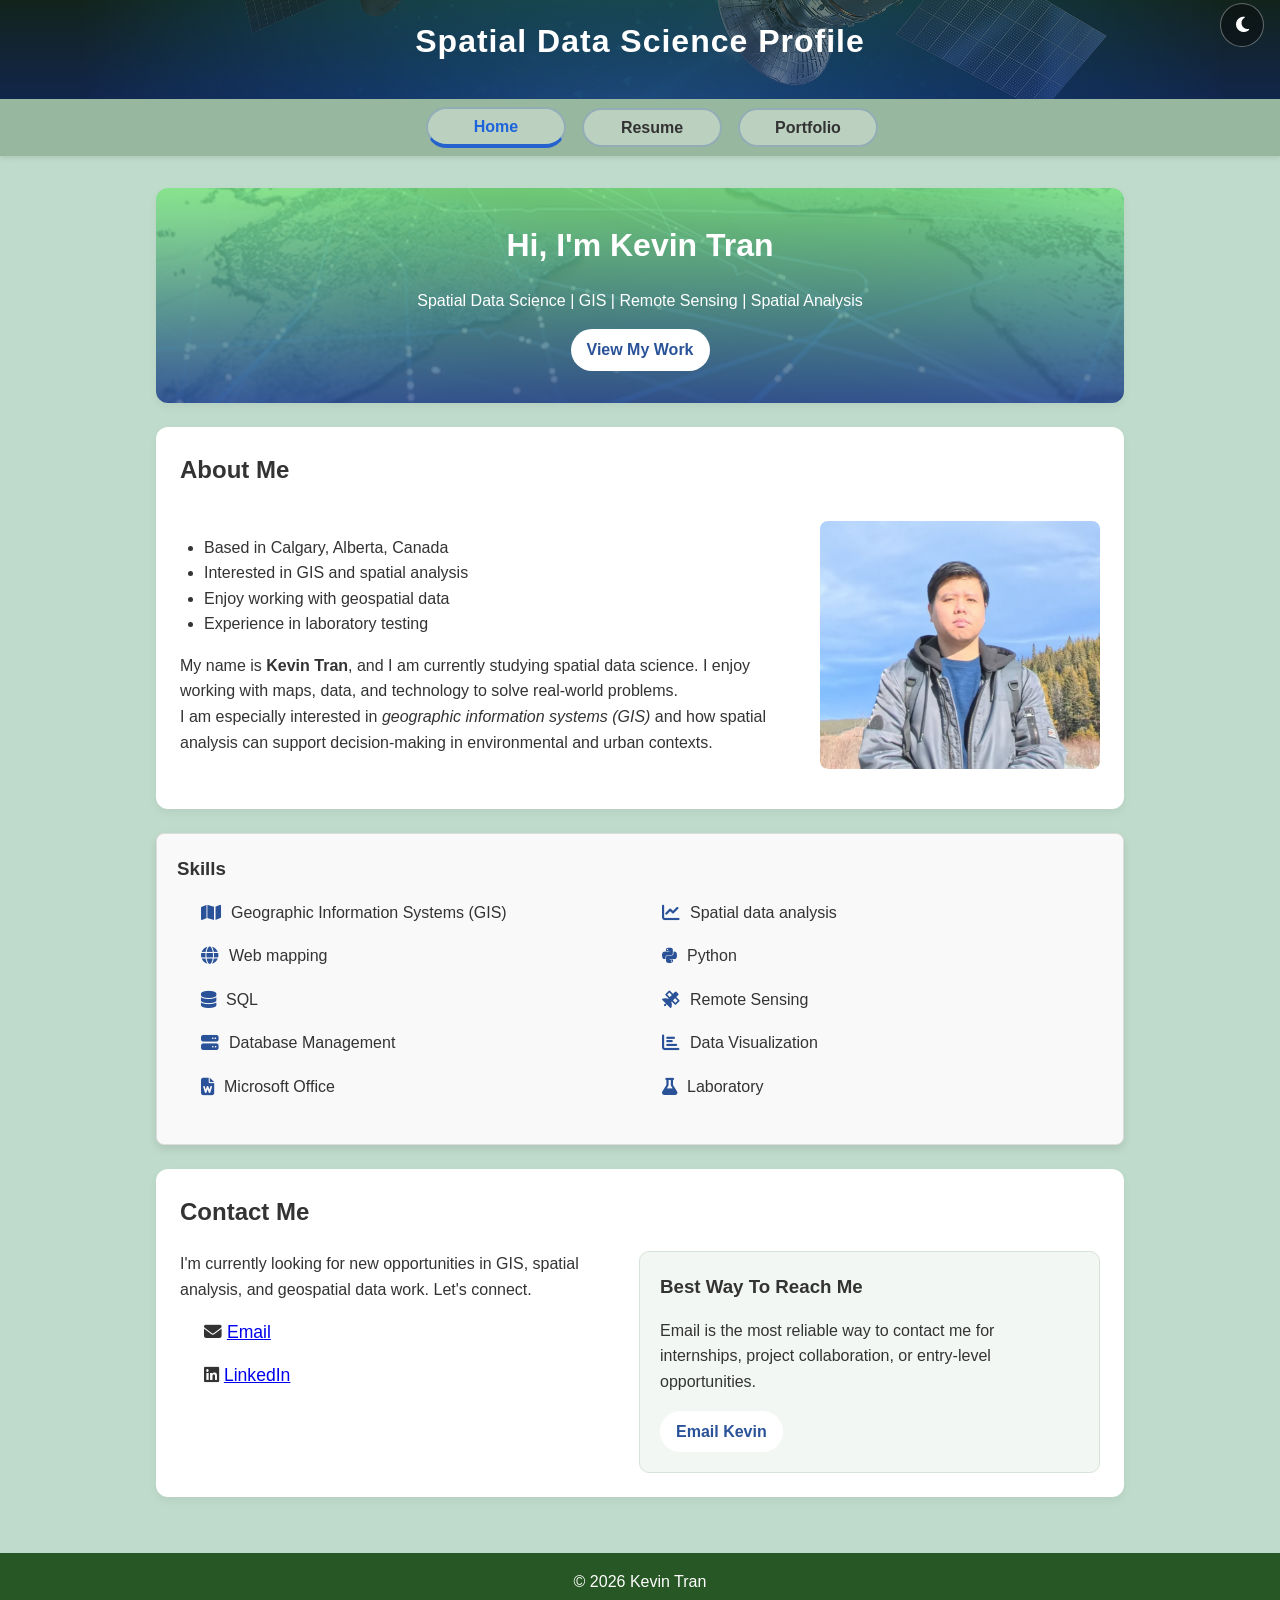
<file: index.html>
<!DOCTYPE html>
<html lang="en">
<head>
    <meta charset="utf-8">
    <meta name="viewport" content="width=device-width, initial-scale=1.0">
    <meta name="description" content="Kevin Tran's personal website featuring his background in spatial data science, GIS, remote sensing, and portfolio projects.">
    <title>Home | Kevin Tran</title>
    <link rel="stylesheet" href="styles.css">
    <link rel="stylesheet" href="https://cdnjs.cloudflare.com/ajax/libs/font-awesome/6.5.0/css/all.min.css">
</head>
<body>
    <header>
        <button id="darkModeToggle" type="button" aria-label="Toggle dark mode">
            <i class="fas fa-moon" aria-hidden="true"></i>
        </button>
        <h1>Spatial Data Science Profile</h1>
    </header>

    <nav>
        <ul>
            <li><a href="index.html">Home</a></li>
            <li><a href="resume.html">Resume</a></li>
            <li><a href="portfolio.html">Portfolio</a></li>
        </ul>
    </nav>

    <main>
        <section class="hero">
            <div class="hero-content">
                <h2>Hi, I'm Kevin Tran</h2>
                <p>Spatial Data Science | GIS | Remote Sensing | Spatial Analysis</p>
                <a href="portfolio.html" class="hero-btn">View My Work</a>
            </div>
        </section>

        <section>
            <h2>About Me</h2>
            <div class="about-container">
                <div class="about-text">
                    <ul id="factsList"></ul>

                    <p>
                        My name is <strong>Kevin Tran</strong>, and I am currently studying spatial data
                        science. I enjoy working with maps, data, and technology to solve real-world problems.
                    </p>

                    <p>
                        I am especially interested in <em>geographic information systems (GIS)</em> and how spatial
                        analysis can support decision-making in environmental and urban contexts.
                    </p>
                </div>
                <img class="profile-image" src="data/fieldtripPic.png" alt="Kevin Tran outdoors during a field trip">
            </div>
        </section>

        <section class="info-box">
            <h3>Skills</h3>
            <ul class="icon-list">
                <li><i class="fas fa-map"></i> Geographic Information Systems (GIS)</li>
                <li><i class="fas fa-chart-line"></i> Spatial data analysis</li>
                <li><i class="fas fa-globe"></i> Web mapping</li>
                <li><i class="fab fa-python"></i> Python</li>
                <li><i class="fas fa-database"></i> SQL</li>
                <li><i class="fas fa-satellite"></i> Remote Sensing</li>
                <li><i class="fas fa-server"></i> Database Management</li>
                <li><i class="fas fa-chart-bar"></i> Data Visualization</li>
                <li><i class="fas fa-file-word"></i> Microsoft Office</li>
                <li><i class="fas fa-flask"></i> Laboratory</li>
            </ul>

        </section>

        <section id="contact">
            <h2>Contact Me</h2>
            <div class="contact-container">
                <div class="contact-info">
                    <p>I'm currently looking for new opportunities in GIS, spatial analysis, and geospatial data work. Let's connect.</p>
                    <ul>
                        <li><i class="fas fa-envelope"></i> <a href="mailto:ktran397@mtroyal.ca">Email</a></li>
                        <li><i class="fab fa-linkedin"></i> <a href="https://www.linkedin.com/in/kevin-tran-4a6a52308" target="_blank" rel="noopener noreferrer">LinkedIn</a></li>
                        
                    </ul>
                </div>

                <div class="contact-card">
                    <h3>Best Way To Reach Me</h3>
                    <p>Email is the most reliable way to contact me for internships, project collaboration, or entry-level opportunities.</p>
                    <a href="mailto:ktran397@mtroyal.ca?subject=Website%20Inquiry" class="hero-btn">Email Kevin</a>
                </div>
            </div>
        </section>
    </main>

    <footer>
        <p>&copy; 2026 Kevin Tran</p>
    </footer>
    <script src="script.js"></script>
</body>
</html>
</file>
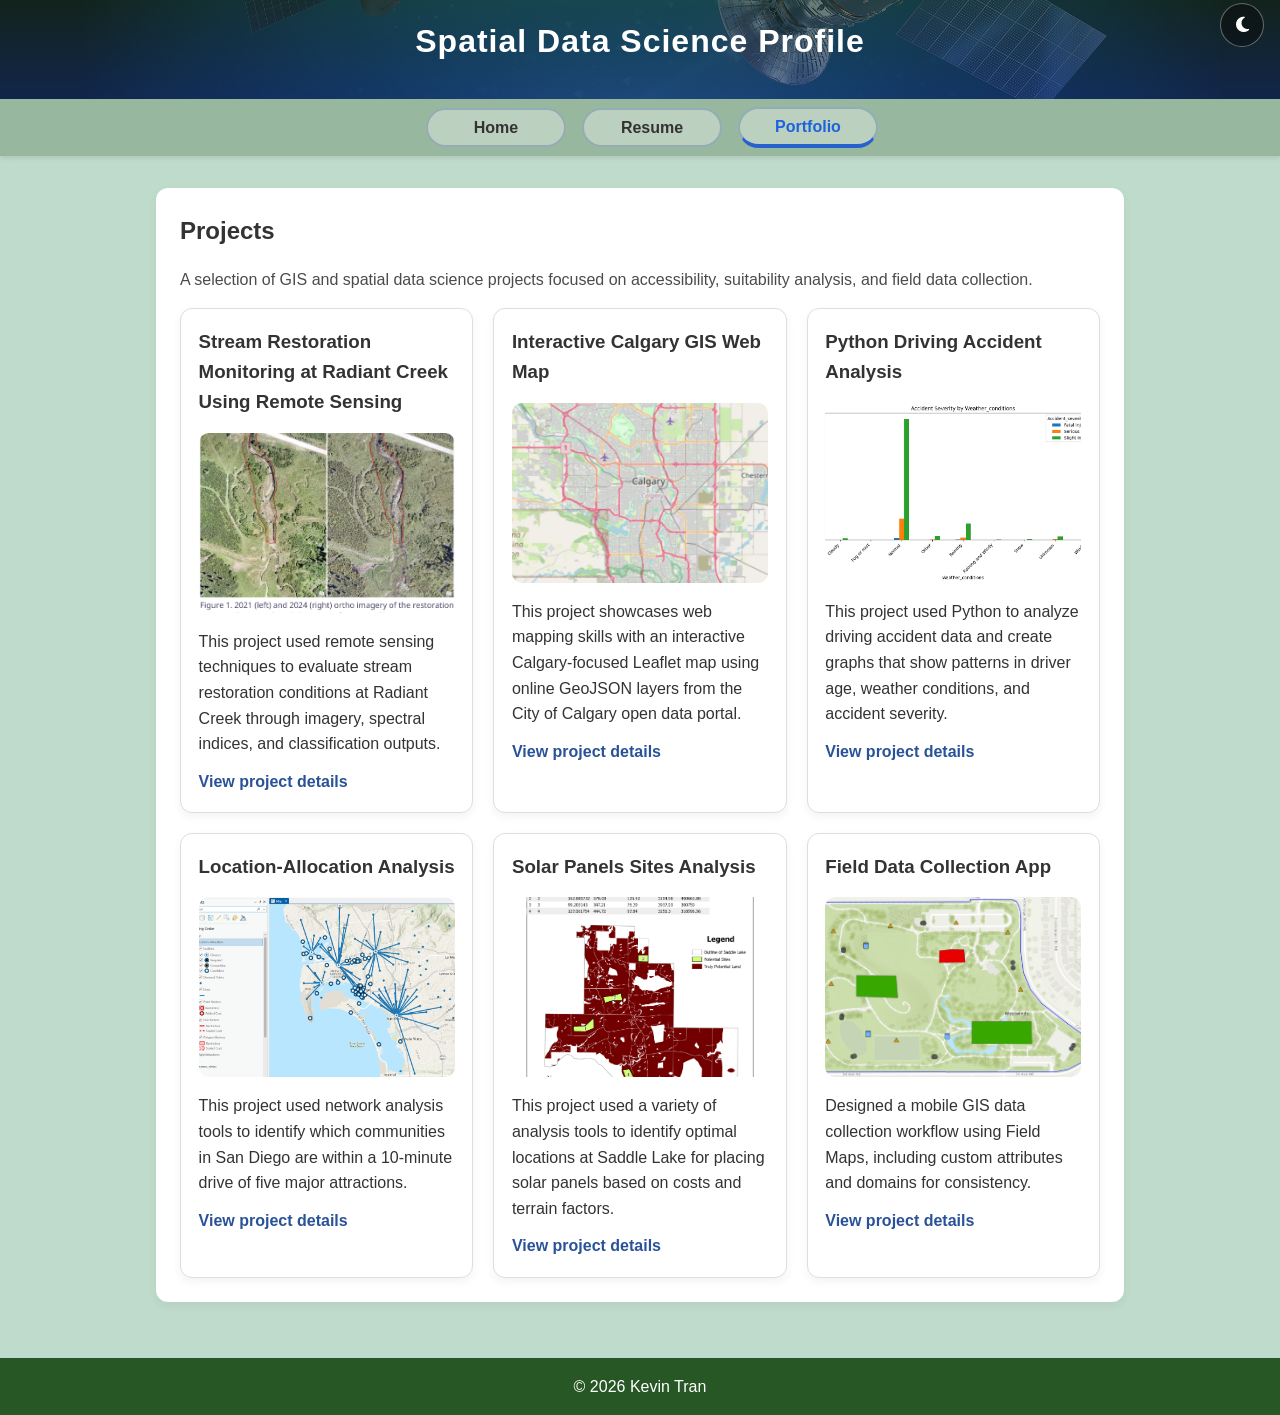
<file: portfolio.html>
<!DOCTYPE html>
<html lang="en">
<head>
    <meta charset="utf-8">
    <meta name="viewport" content="width=device-width, initial-scale=1.0">
    <meta name="description" content="Portfolio of GIS and spatial data science projects by Kevin Tran.">
    <title>Portfolio | Kevin Tran</title>
    <link rel="stylesheet" href="styles.css">
    <link rel="stylesheet" href="https://cdnjs.cloudflare.com/ajax/libs/font-awesome/6.5.0/css/all.min.css">
</head>
<body>
    <header>
        <button id="darkModeToggle" type="button" aria-label="Toggle dark mode">
            <i class="fas fa-moon" aria-hidden="true"></i>
        </button>
        <h1>Spatial Data Science Profile</h1>
    </header>

    <nav>
        <ul>
            <li><a href="index.html">Home</a></li>
            <li><a href="resume.html">Resume</a></li>
            <li><a href="portfolio.html">Portfolio</a></li>
        </ul>
    </nav>

    <main>
        <section>
            <h2>Projects</h2>
            <p class="section-intro">A selection of GIS and spatial data science projects focused on accessibility, suitability analysis, and field data collection.</p>

            <div class="project-grid">
                <a class="project-link" href="project_radiant_creek.html">
                    <article class="project-card">
                        <h3>Stream Restoration Monitoring at Radiant Creek Using Remote Sensing</h3>

                        <img src="data/orthoRadiant.png" alt="Orthomosaic image of Radiant Creek used for restoration monitoring">

                        <p>
                            This project used remote sensing techniques to evaluate stream restoration conditions at
                            Radiant Creek through imagery, spectral indices, and classification outputs.
                        </p>
                        <p class="project-cta">View project details</p>
                    </article>
                </a>

                <a class="project-link" href="project_webmap_programming.html">
                    <article class="project-card">
                        <h3>Interactive Calgary GIS Web Map</h3>

                        <img src="data/webmap.png" alt="Illustrative GIS image representing web mapping and spatial visualization">

                        <p>
                            This project showcases web mapping skills with an interactive Calgary-focused Leaflet map
                            using online GeoJSON layers from the City of Calgary open data portal.
                        </p>
                        <p class="project-cta">View project details</p>
                    </article>
                </a>

                <a class="project-link" href="project_python_accidents.html">
                    <article class="project-card">
                        <h3>Python Driving Accident Analysis</h3>

                        <img src="data/weather_vs_severity.png" alt="Python-generated graph comparing weather conditions and accident severity">

                        <p>
                            This project used Python to analyze driving accident data and create graphs that show
                            patterns in driver age, weather conditions, and accident severity.
                        </p>
                        <p class="project-cta">View project details</p>
                    </article>
                </a>

                <a class="project-link" href="project_location_allocation.html">
                    <article class="project-card">
                        <h3>Location-Allocation Analysis</h3>

                        <figure>
                            <img src="data/LocationAllocation.png" alt="Map showing a location-allocation analysis for communities near major attractions in San Diego">
                        </figure>

                        <p>
                            This project used network analysis tools to identify which communities in San Diego
                            are within a 10-minute drive of five major attractions.
                        </p>
                        <p class="project-cta">View project details</p>
                    </article>
                </a>

                <a class="project-link" href="project_solar_sites.html">
                    <article class="project-card">
                        <h3>Solar Panels Sites Analysis</h3>

                        <img src="data/KevinT_A5_PotlSitesMap.jpg" alt="Map showing candidate solar panel sites and suitability factors">

                        <p>
                            This project used a variety of analysis tools to identify optimal locations
                            at Saddle Lake for placing solar panels based on costs and terrain factors.
                        </p>
                        <p class="project-cta">View project details</p>
                    </article>
                </a>

                <a class="project-link" href="project_field_maps.html">
                    <article class="project-card">
                        <h3>Field Data Collection App</h3>

                        <img src="data/Screenshot 2026-03-30 065555.png" alt="Mobile GIS field data collection interface">

                        <p>
                            Designed a mobile GIS data collection workflow using Field Maps,
                            including custom attributes and domains for consistency.
                        </p>
                        <p class="project-cta">View project details</p>
                    </article>
                </a>
            </div>

        </section>
    </main>

    <footer>
        <p>&copy; 2026 Kevin Tran</p>
    </footer>
    <script src="script.js"></script>
</body>
</html>
</file>
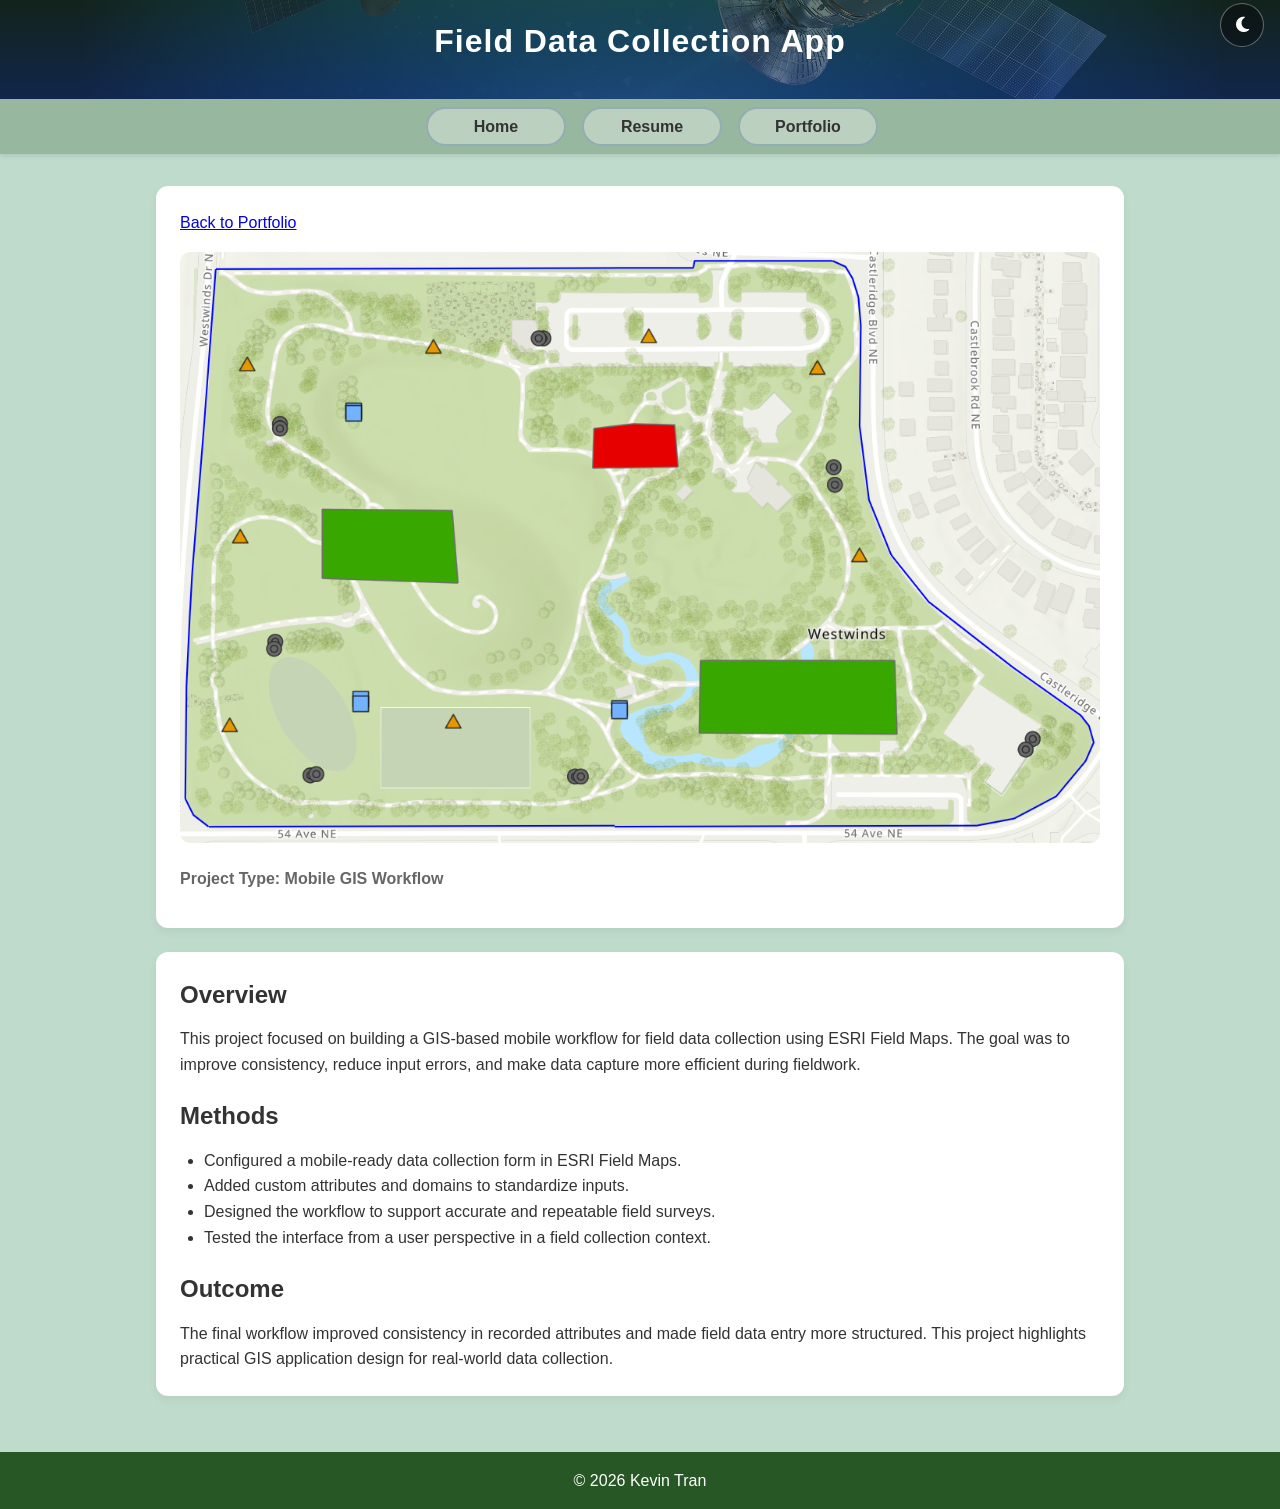
<file: project_field_maps.html>
<!DOCTYPE html>
<html lang="en">
<head>
    <meta charset="utf-8">
    <meta name="viewport" content="width=device-width, initial-scale=1.0">
    <meta name="description" content="Detailed project page for Kevin Tran's field data collection app project.">
    <title>Field Data Collection App | Kevin Tran</title>
    <link rel="stylesheet" href="styles.css">
    <link rel="stylesheet" href="https://cdnjs.cloudflare.com/ajax/libs/font-awesome/6.5.0/css/all.min.css">
</head>
<body>
    <header>
        <button id="darkModeToggle" type="button" aria-label="Toggle dark mode">
            <i class="fas fa-moon" aria-hidden="true"></i>
        </button>
        <h1>Field Data Collection App</h1>
    </header>

    <nav>
        <ul>
            <li><a href="index.html">Home</a></li>
            <li><a href="resume.html">Resume</a></li>
            <li><a href="portfolio.html">Portfolio</a></li>
        </ul>
    </nav>

    <main>
        <section>
            <p><a href="portfolio.html">Back to Portfolio</a></p>
            <img src="data/Screenshot 2026-03-30 065555.png" alt="Mobile GIS field data collection interface">
            <p class="resume-meta">Project Type: Mobile GIS Workflow</p>
        </section>

        <section class="project-details">
            <h2>Overview</h2>
            <p>
                This project focused on building a GIS-based mobile workflow for field data collection using ESRI
                Field Maps. The goal was to improve consistency, reduce input errors, and make data capture more
                efficient during fieldwork.
            </p>
            <h2>Methods</h2>
            <ul>
                <li>Configured a mobile-ready data collection form in ESRI Field Maps.</li>
                <li>Added custom attributes and domains to standardize inputs.</li>
                <li>Designed the workflow to support accurate and repeatable field surveys.</li>
                <li>Tested the interface from a user perspective in a field collection context.</li>
            </ul>
            <h2>Outcome</h2>
            <p>
                The final workflow improved consistency in recorded attributes and made field data entry more
                structured. This project highlights practical GIS application design for real-world data collection.
            </p>
        </section>
    </main>

    <footer>
        <p>&copy; 2026 Kevin Tran</p>
    </footer>
    <script src="script.js"></script>
</body>
</html>
</file>
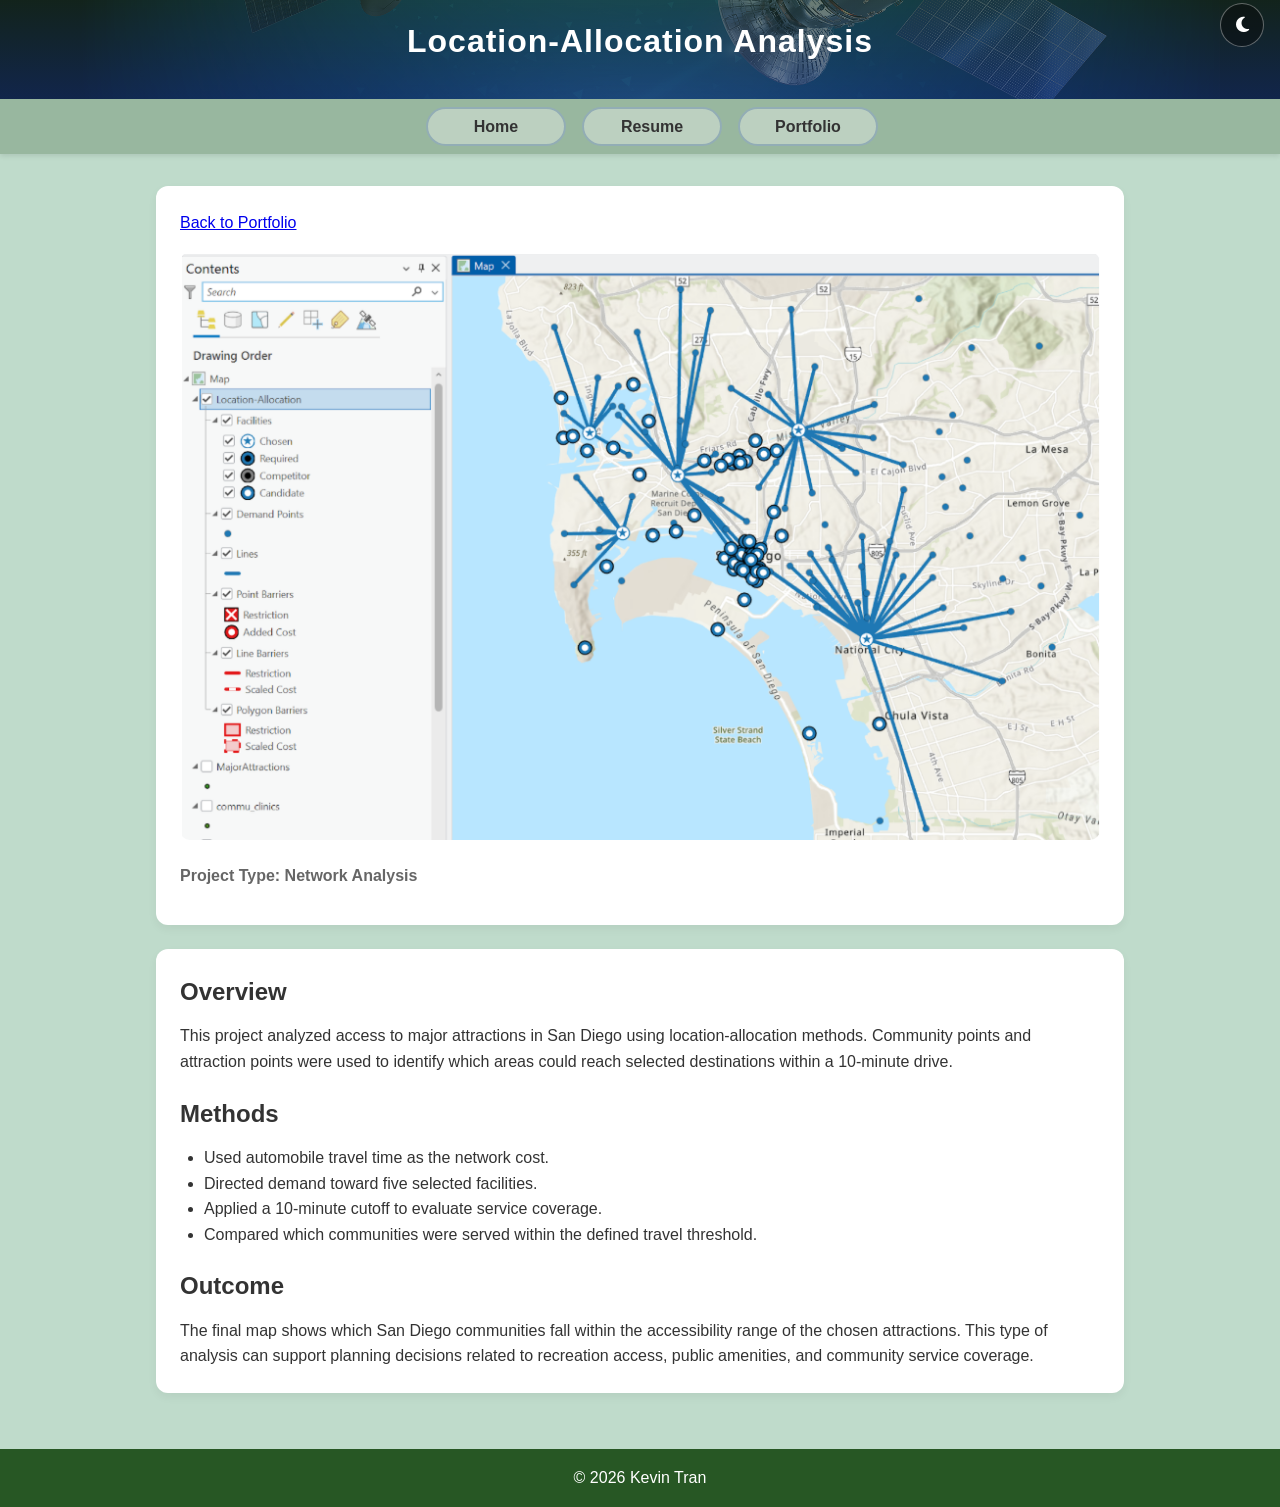
<file: project_location_allocation.html>
<!DOCTYPE html>
<html lang="en">
<head>
    <meta charset="utf-8">
    <meta name="viewport" content="width=device-width, initial-scale=1.0">
    <meta name="description" content="Detailed project page for Kevin Tran's location-allocation analysis project.">
    <title>Location-Allocation Analysis | Kevin Tran</title>
    <link rel="stylesheet" href="styles.css">
    <link rel="stylesheet" href="https://cdnjs.cloudflare.com/ajax/libs/font-awesome/6.5.0/css/all.min.css">
</head>
<body>
    <header>
        <button id="darkModeToggle" type="button" aria-label="Toggle dark mode">
            <i class="fas fa-moon" aria-hidden="true"></i>
        </button>
        <h1>Location-Allocation Analysis</h1>
    </header>

    <nav>
        <ul>
            <li><a href="index.html">Home</a></li>
            <li><a href="resume.html">Resume</a></li>
            <li><a href="portfolio.html">Portfolio</a></li>
        </ul>
    </nav>

    <main>
        <section>
            <p><a href="portfolio.html">Back to Portfolio</a></p>
            <img src="data/LocationAllocation.png" alt="Map showing a location-allocation analysis for communities near major attractions in San Diego">
            <p class="resume-meta">Project Type: Network Analysis</p>
        </section>

        <section class="project-details">
            <h2>Overview</h2>
            <p>
                This project analyzed access to major attractions in San Diego using location-allocation methods.
                Community points and attraction points were used to identify which areas could reach selected
                destinations within a 10-minute drive.
            </p>
            <h2>Methods</h2>
            <ul>
                <li>Used automobile travel time as the network cost.</li>
                <li>Directed demand toward five selected facilities.</li>
                <li>Applied a 10-minute cutoff to evaluate service coverage.</li>
                <li>Compared which communities were served within the defined travel threshold.</li>
            </ul>
            <h2>Outcome</h2>
            <p>
                The final map shows which San Diego communities fall within the accessibility range of the chosen
                attractions. This type of analysis can support planning decisions related to recreation access,
                public amenities, and community service coverage.
            </p>
        </section>
    </main>

    <footer>
        <p>&copy; 2026 Kevin Tran</p>
    </footer>
    <script src="script.js"></script>
</body>
</html>
</file>
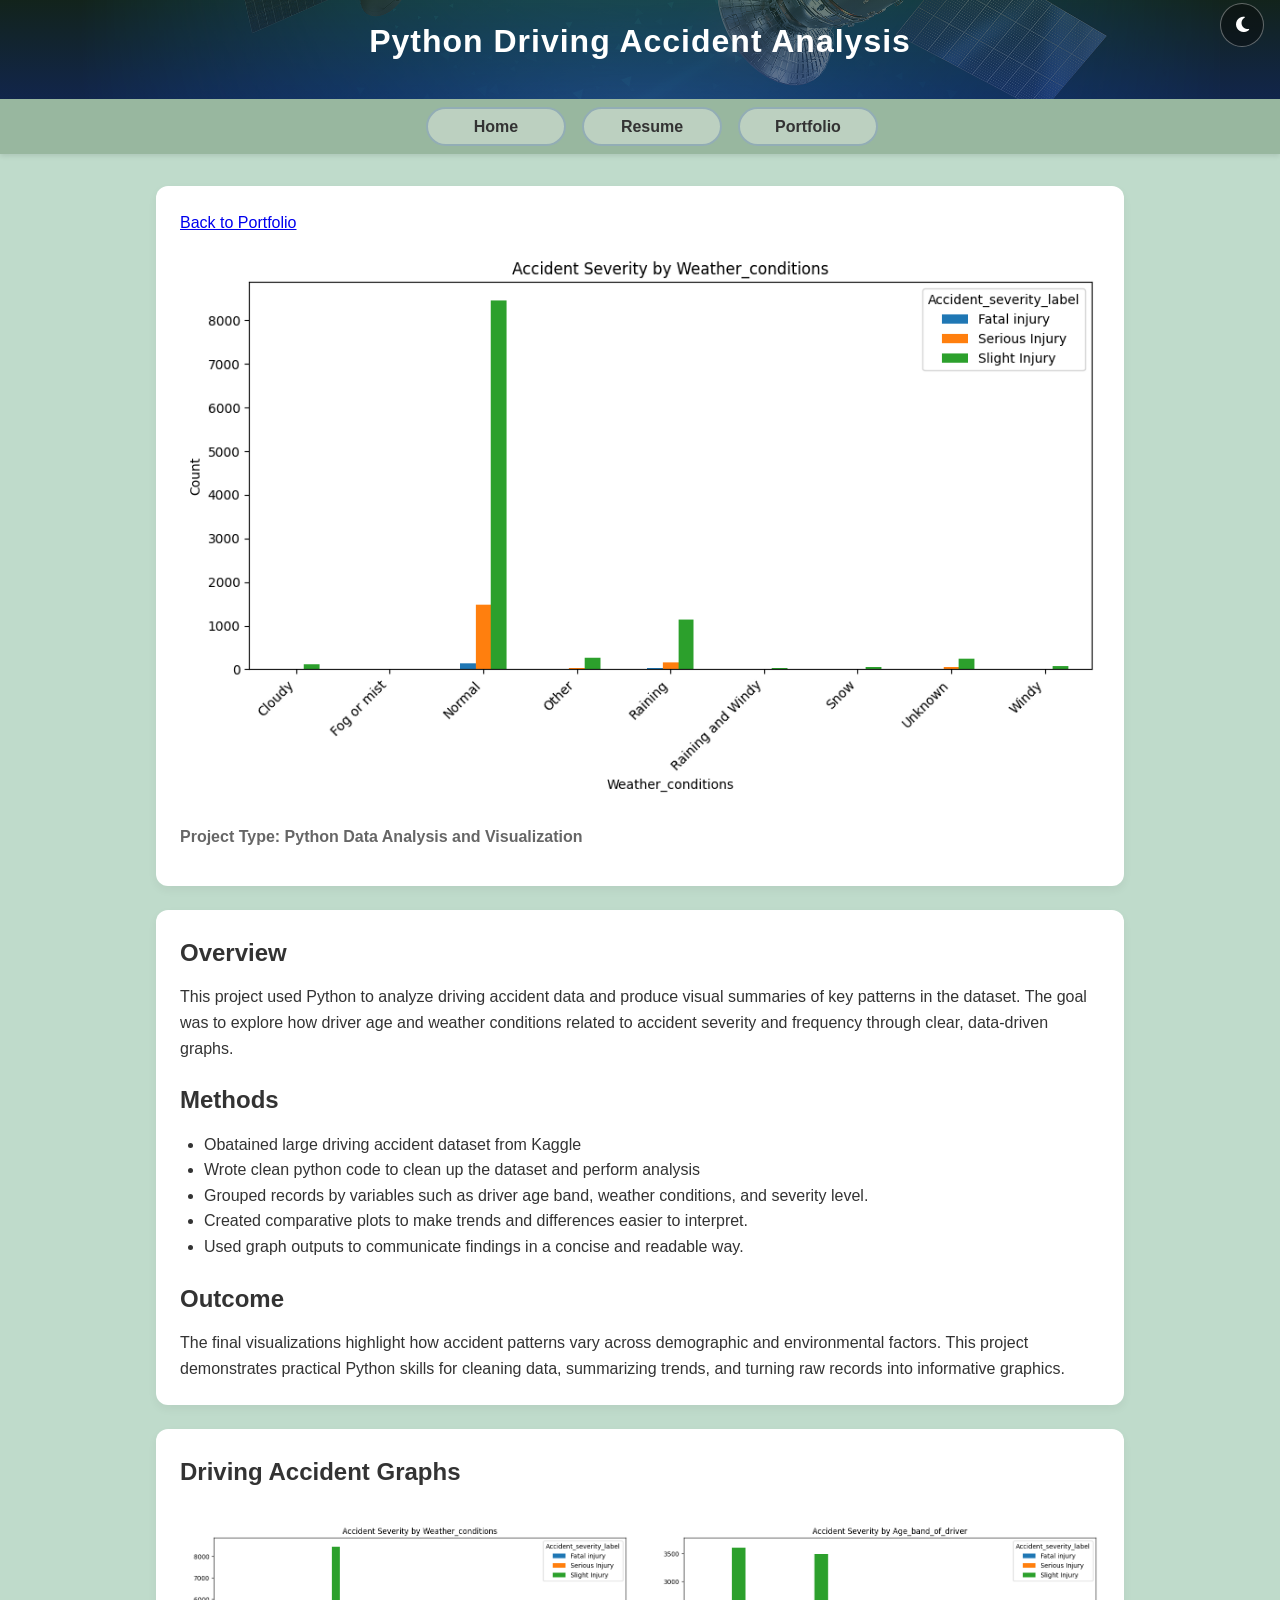
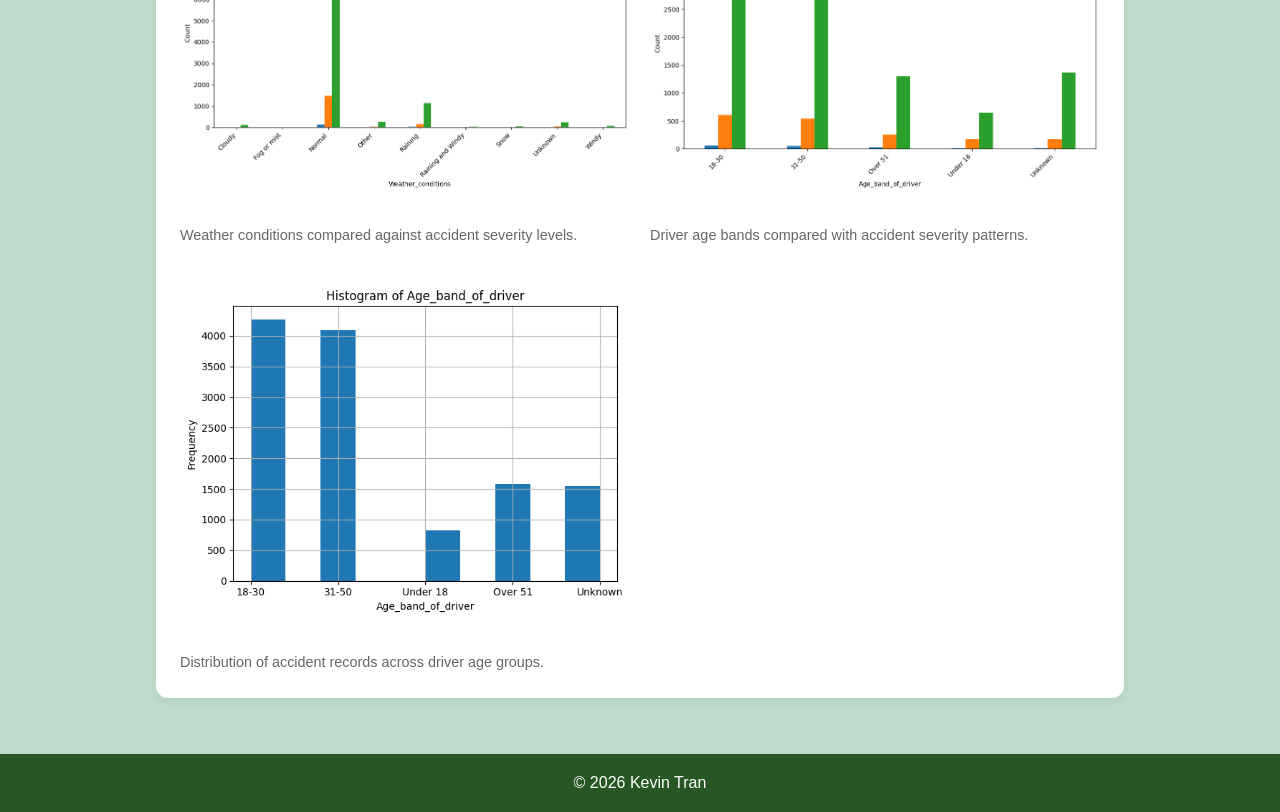
<file: project_python_accidents.html>
<!DOCTYPE html>
<html lang="en">
<head>
    <meta charset="utf-8">
    <meta name="viewport" content="width=device-width, initial-scale=1.0">
    <meta name="description" content="Detailed project page for Kevin Tran's Python driving accident analysis project.">
    <title>Python Driving Accident Analysis | Kevin Tran</title>
    <link rel="stylesheet" href="styles.css">
    <link rel="stylesheet" href="https://cdnjs.cloudflare.com/ajax/libs/font-awesome/6.5.0/css/all.min.css">
</head>
<body>
    <header>
        <button id="darkModeToggle" type="button" aria-label="Toggle dark mode">
            <i class="fas fa-moon" aria-hidden="true"></i>
        </button>
        <h1>Python Driving Accident Analysis</h1>
    </header>

    <nav>
        <ul>
            <li><a href="index.html">Home</a></li>
            <li><a href="resume.html">Resume</a></li>
            <li><a href="portfolio.html">Portfolio</a></li>
        </ul>
    </nav>

    <main>
        <section>
            <p><a href="portfolio.html">Back to Portfolio</a></p>
            <img src="data/weather_vs_severity.png" alt="Python-generated graph comparing weather conditions and accident severity">
            <p class="resume-meta">Project Type: Python Data Analysis and Visualization</p>
        </section>

        <section class="project-details">
            <h2>Overview</h2>
            <p>
                This project used Python to analyze driving accident data and produce visual summaries of key
                patterns in the dataset. The goal was to explore how driver age and weather conditions related
                to accident severity and frequency through clear, data-driven graphs.
            </p>

            <h2>Methods</h2>
            <ul>
                <li>Obatained large driving accident dataset from Kaggle</li>
                <li>Wrote clean python code to clean up the dataset and perform analysis</li>
                <li>Grouped records by variables such as driver age band, weather conditions, and severity level.</li>
                <li>Created comparative plots to make trends and differences easier to interpret.</li>
                <li>Used graph outputs to communicate findings in a concise and readable way.</li>
            </ul>

            <h2>Outcome</h2>
            <p>
                The final visualizations highlight how accident patterns vary across demographic and environmental
                factors. This project demonstrates practical Python skills for cleaning data, summarizing trends,
                and turning raw records into informative graphics.
            </p>
        </section>

        <section>
            <h2>Driving Accident Graphs</h2>
            <div class="project-gallery">
                <figure>
                    <img src="data/weather_vs_severity.png" alt="Graph comparing weather conditions and accident severity">
                    <figcaption>Weather conditions compared against accident severity levels.</figcaption>
                </figure>
                <figure>
                    <img src="data/age_band_vs_severity.png" alt="Graph comparing age bands and accident severity">
                    <figcaption>Driver age bands compared with accident severity patterns.</figcaption>
                </figure>
                <figure>
                    <img src="data/age_band_of_driver.png" alt="Graph showing distribution of driver age bands">
                    <figcaption>Distribution of accident records across driver age groups.</figcaption>
                </figure>
            </div>
        </section>
    </main>

    <footer>
        <p>&copy; 2026 Kevin Tran</p>
    </footer>
    <script src="script.js"></script>
</body>
</html>
</file>
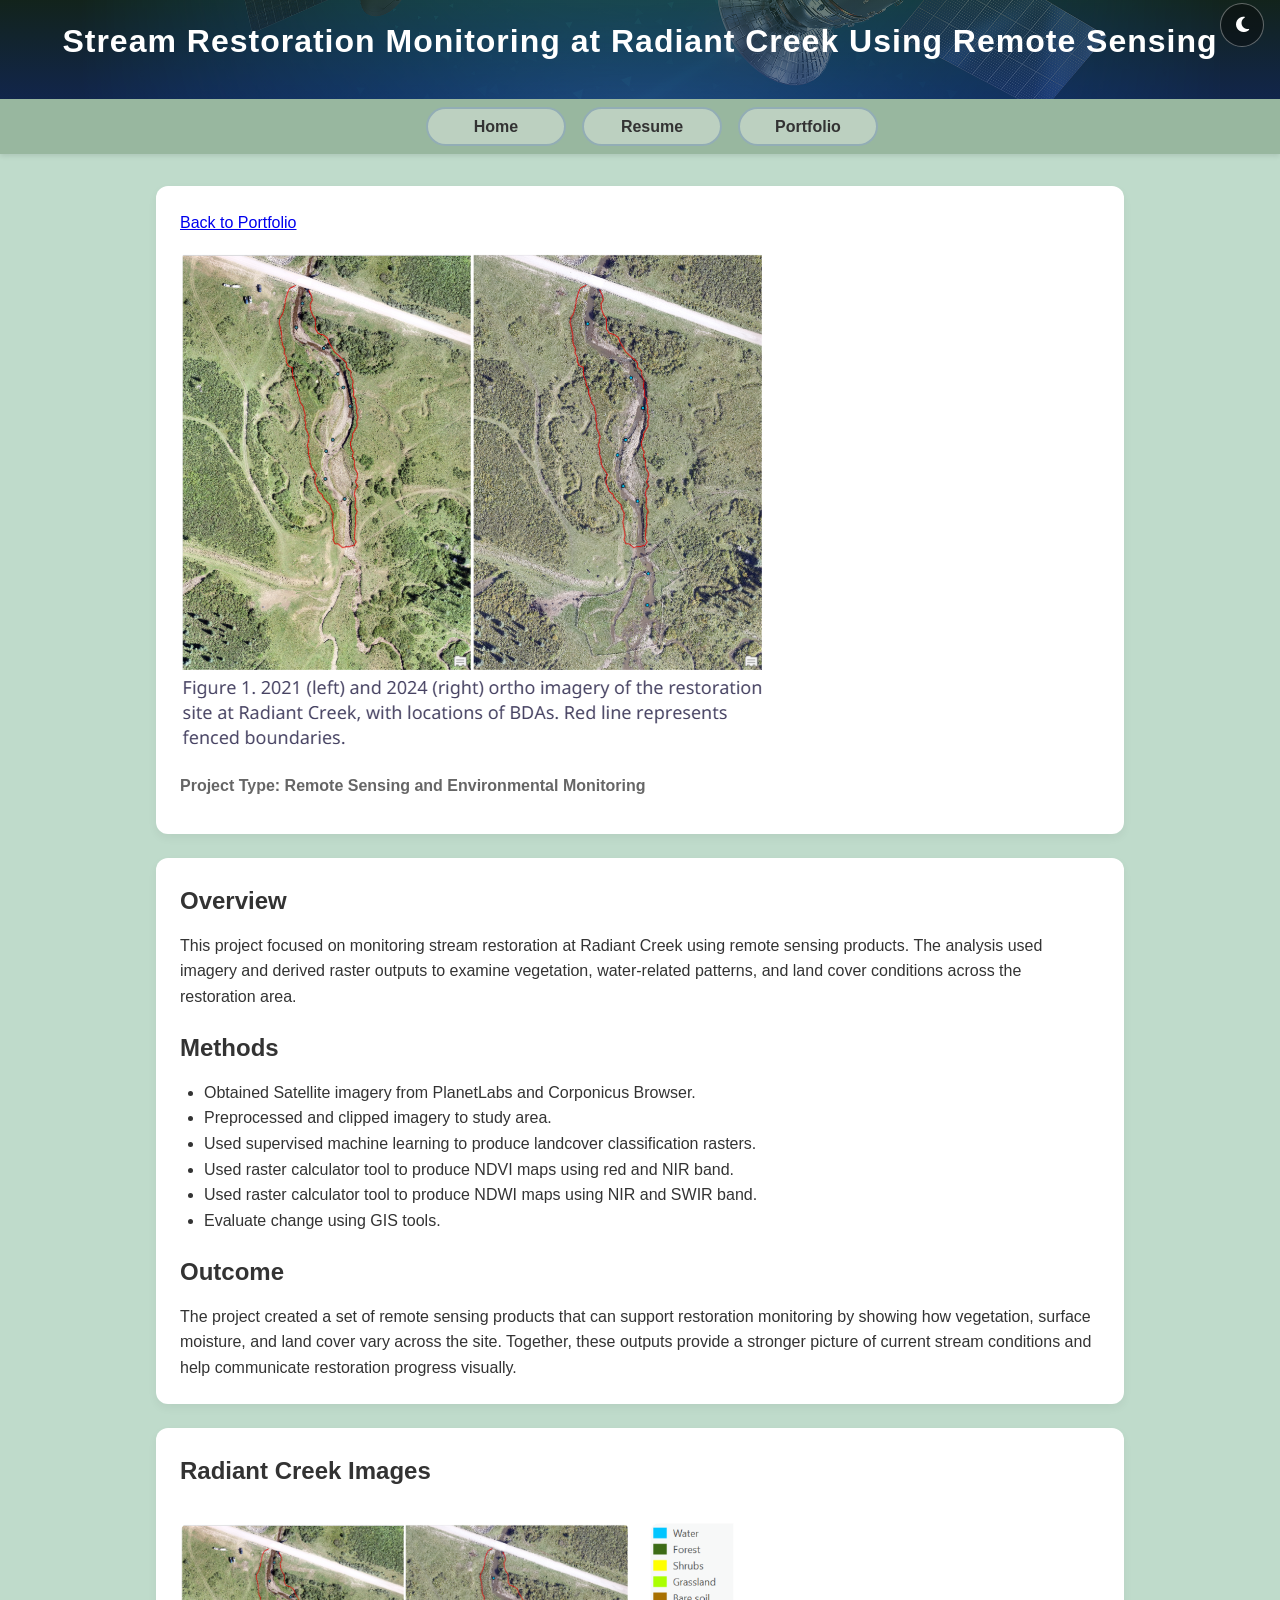
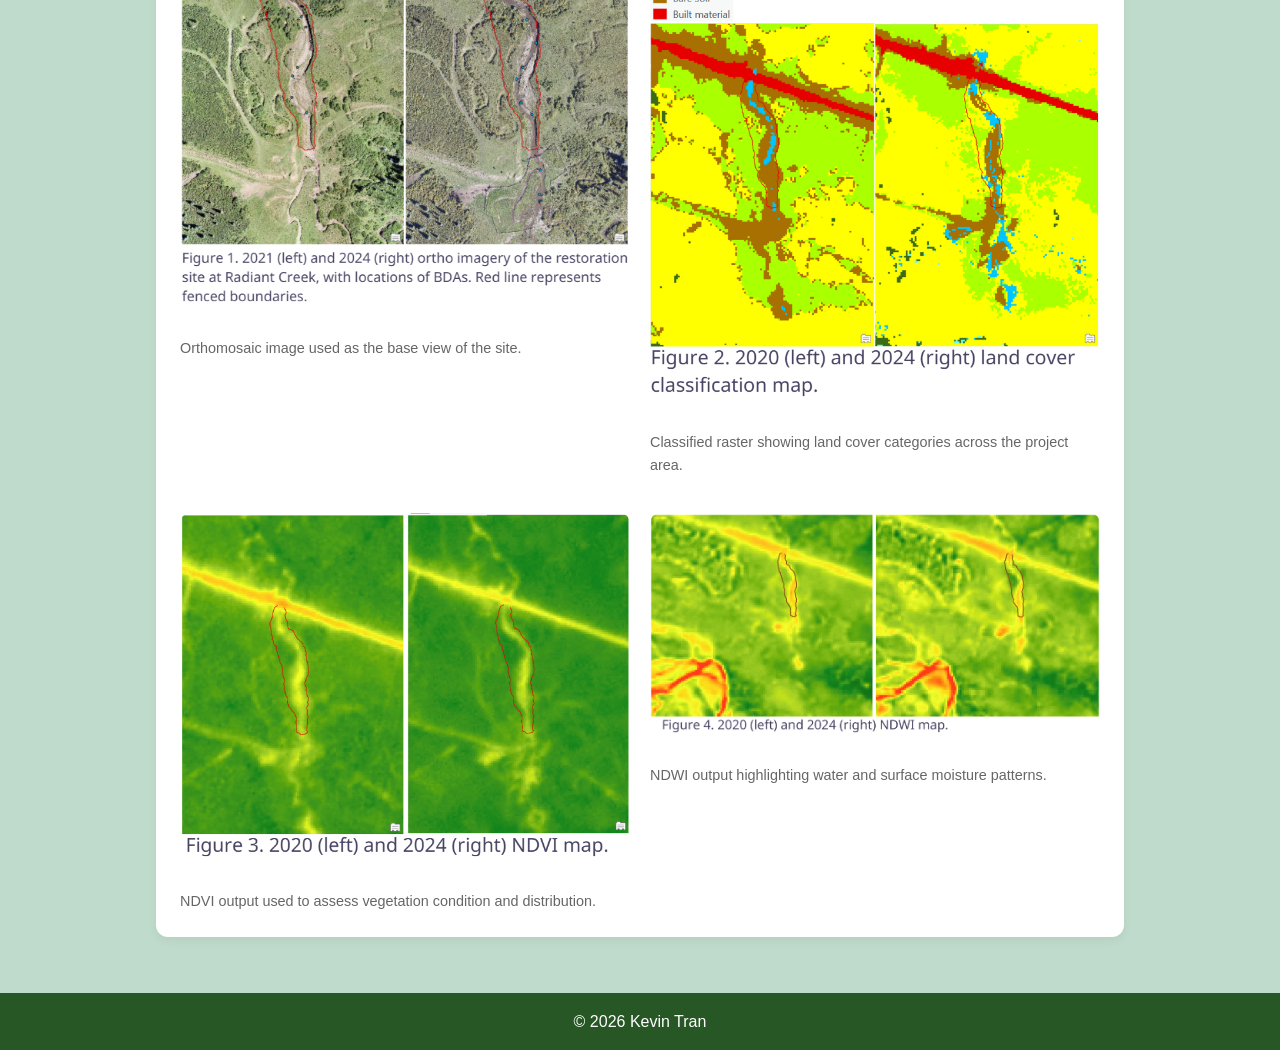
<file: project_radiant_creek.html>
<!DOCTYPE html>
<html lang="en">
<head>
    <meta charset="utf-8">
    <meta name="viewport" content="width=device-width, initial-scale=1.0">
    <meta name="description" content="Detailed project page for Kevin Tran's Radiant Creek stream restoration monitoring project using remote sensing.">
    <title>Radiant Creek Remote Sensing Project | Kevin Tran</title>
    <link rel="stylesheet" href="styles.css">
    <link rel="stylesheet" href="https://cdnjs.cloudflare.com/ajax/libs/font-awesome/6.5.0/css/all.min.css">
</head>
<body>
    <header>
        <button id="darkModeToggle" type="button" aria-label="Toggle dark mode">
            <i class="fas fa-moon" aria-hidden="true"></i>
        </button>
        <h1>Stream Restoration Monitoring at Radiant Creek Using Remote Sensing</h1>
    </header>

    <nav>
        <ul>
            <li><a href="index.html">Home</a></li>
            <li><a href="resume.html">Resume</a></li>
            <li><a href="portfolio.html">Portfolio</a></li>
        </ul>
    </nav>

    <main>
        <section>
            <p><a href="portfolio.html">Back to Portfolio</a></p>
            <img src="data/orthoRadiant.png" alt="Orthomosaic image of Radiant Creek used for restoration monitoring">
            <p class="resume-meta">Project Type: Remote Sensing and Environmental Monitoring</p>
        </section>

        <section class="project-details">
            <h2>Overview</h2>
            <p>
                This project focused on monitoring stream restoration at Radiant Creek using remote sensing
                products. The analysis used imagery and derived raster outputs to examine vegetation, water-related
                patterns, and land cover conditions across the restoration area.
            </p>

            <h2>Methods</h2>
            <ul>
                <li>Obtained Satellite imagery from PlanetLabs and Corponicus Browser.</li>
                <li>Preprocessed and clipped imagery to study area.</li>
                <li>Used supervised machine learning to produce landcover classification rasters.</li>
                <li>Used raster calculator tool to produce NDVI maps using red and NIR band.</li>
                <li>Used raster calculator tool to produce NDWI maps using NIR and SWIR band.</li>
                <li>Evaluate change using GIS tools.</li>
            </ul>

            <h2>Outcome</h2>
            <p>
                The project created a set of remote sensing products that can support restoration monitoring by
                showing how vegetation, surface moisture, and land cover vary across the site. Together, these
                outputs provide a stronger picture of current stream conditions and help communicate restoration
                progress visually.
            </p>
        </section>

        <section>
            <h2>Radiant Creek Images</h2>
            <div class="project-gallery">
                <figure>
                    <img src="data/orthoRadiant.png" alt="Orthomosaic of the Radiant Creek study area">
                    <figcaption>Orthomosaic image used as the base view of the site.</figcaption>
                </figure>
                <figure>
                    <img src="data/ClassifiedRadiant.png" alt="Classified image of Radiant Creek showing land cover classes">
                    <figcaption>Classified raster showing land cover categories across the project area.</figcaption>
                </figure>                
                <figure>
                    <img src="data/NDVIRandiant.png" alt="NDVI visualization for Radiant Creek showing vegetation patterns">
                    <figcaption>NDVI output used to assess vegetation condition and distribution.</figcaption>
                </figure>
                <figure>
                    <img src="data/NDWIRadiant.png" alt="NDWI visualization for Radiant Creek showing water and moisture patterns">
                    <figcaption>NDWI output highlighting water and surface moisture patterns.</figcaption>
                </figure>

            </div>
        </section>
    </main>

    <footer>
        <p>&copy; 2026 Kevin Tran</p>
    </footer>
    <script src="script.js"></script>
</body>
</html>
</file>
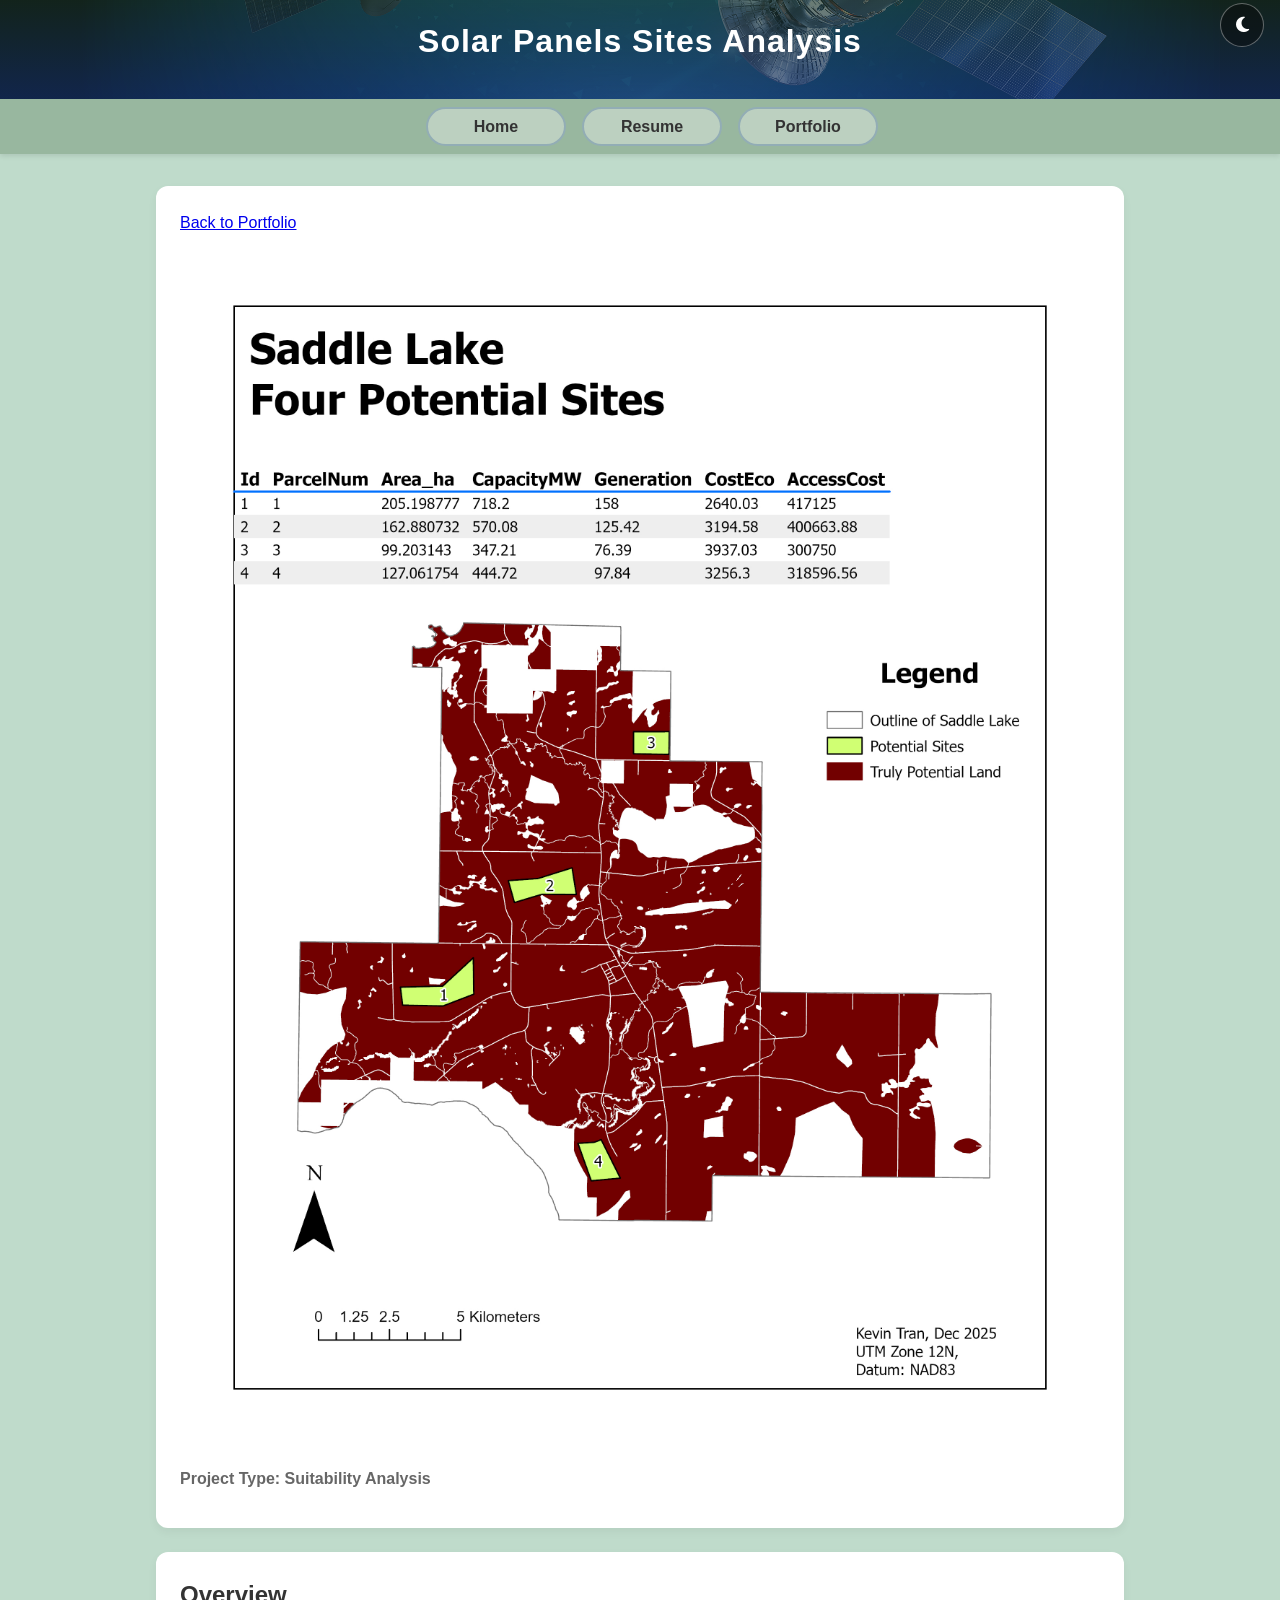
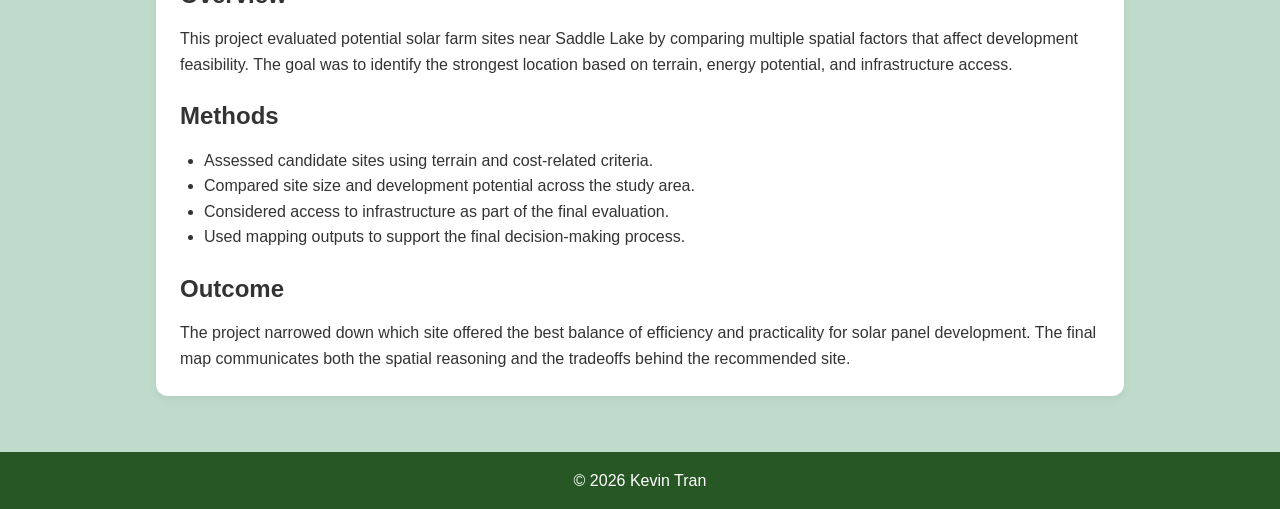
<file: project_solar_sites.html>
<!DOCTYPE html>
<html lang="en">
<head>
    <meta charset="utf-8">
    <meta name="viewport" content="width=device-width, initial-scale=1.0">
    <meta name="description" content="Detailed project page for Kevin Tran's solar panel site analysis project.">
    <title>Solar Panels Sites Analysis | Kevin Tran</title>
    <link rel="stylesheet" href="styles.css">
    <link rel="stylesheet" href="https://cdnjs.cloudflare.com/ajax/libs/font-awesome/6.5.0/css/all.min.css">
</head>
<body>
    <header>
        <button id="darkModeToggle" type="button" aria-label="Toggle dark mode">
            <i class="fas fa-moon" aria-hidden="true"></i>
        </button>
        <h1>Solar Panels Sites Analysis</h1>
    </header>

    <nav>
        <ul>
            <li><a href="index.html">Home</a></li>
            <li><a href="resume.html">Resume</a></li>
            <li><a href="portfolio.html">Portfolio</a></li>
        </ul>
    </nav>

    <main>
        <section>
            <p><a href="portfolio.html">Back to Portfolio</a></p>
            <img src="data/KevinT_A5_PotlSitesMap.jpg" alt="Map showing candidate solar panel sites and suitability factors">
            <p class="resume-meta">Project Type: Suitability Analysis</p>
        </section>

        <section class="project-details">
            <h2>Overview</h2>
            <p>
                This project evaluated potential solar farm sites near Saddle Lake by comparing multiple spatial
                factors that affect development feasibility. The goal was to identify the strongest location based
                on terrain, energy potential, and infrastructure access.
            </p>
            <h2>Methods</h2>
            <ul>
                <li>Assessed candidate sites using terrain and cost-related criteria.</li>
                <li>Compared site size and development potential across the study area.</li>
                <li>Considered access to infrastructure as part of the final evaluation.</li>
                <li>Used mapping outputs to support the final decision-making process.</li>
            </ul>
            <h2>Outcome</h2>
            <p>
                The project narrowed down which site offered the best balance of efficiency and practicality for
                solar panel development. The final map communicates both the spatial reasoning and the tradeoffs
                behind the recommended site.
            </p>
        </section>
    </main>

    <footer>
        <p>&copy; 2026 Kevin Tran</p>
    </footer>
    <script src="script.js"></script>
</body>
</html>
</file>
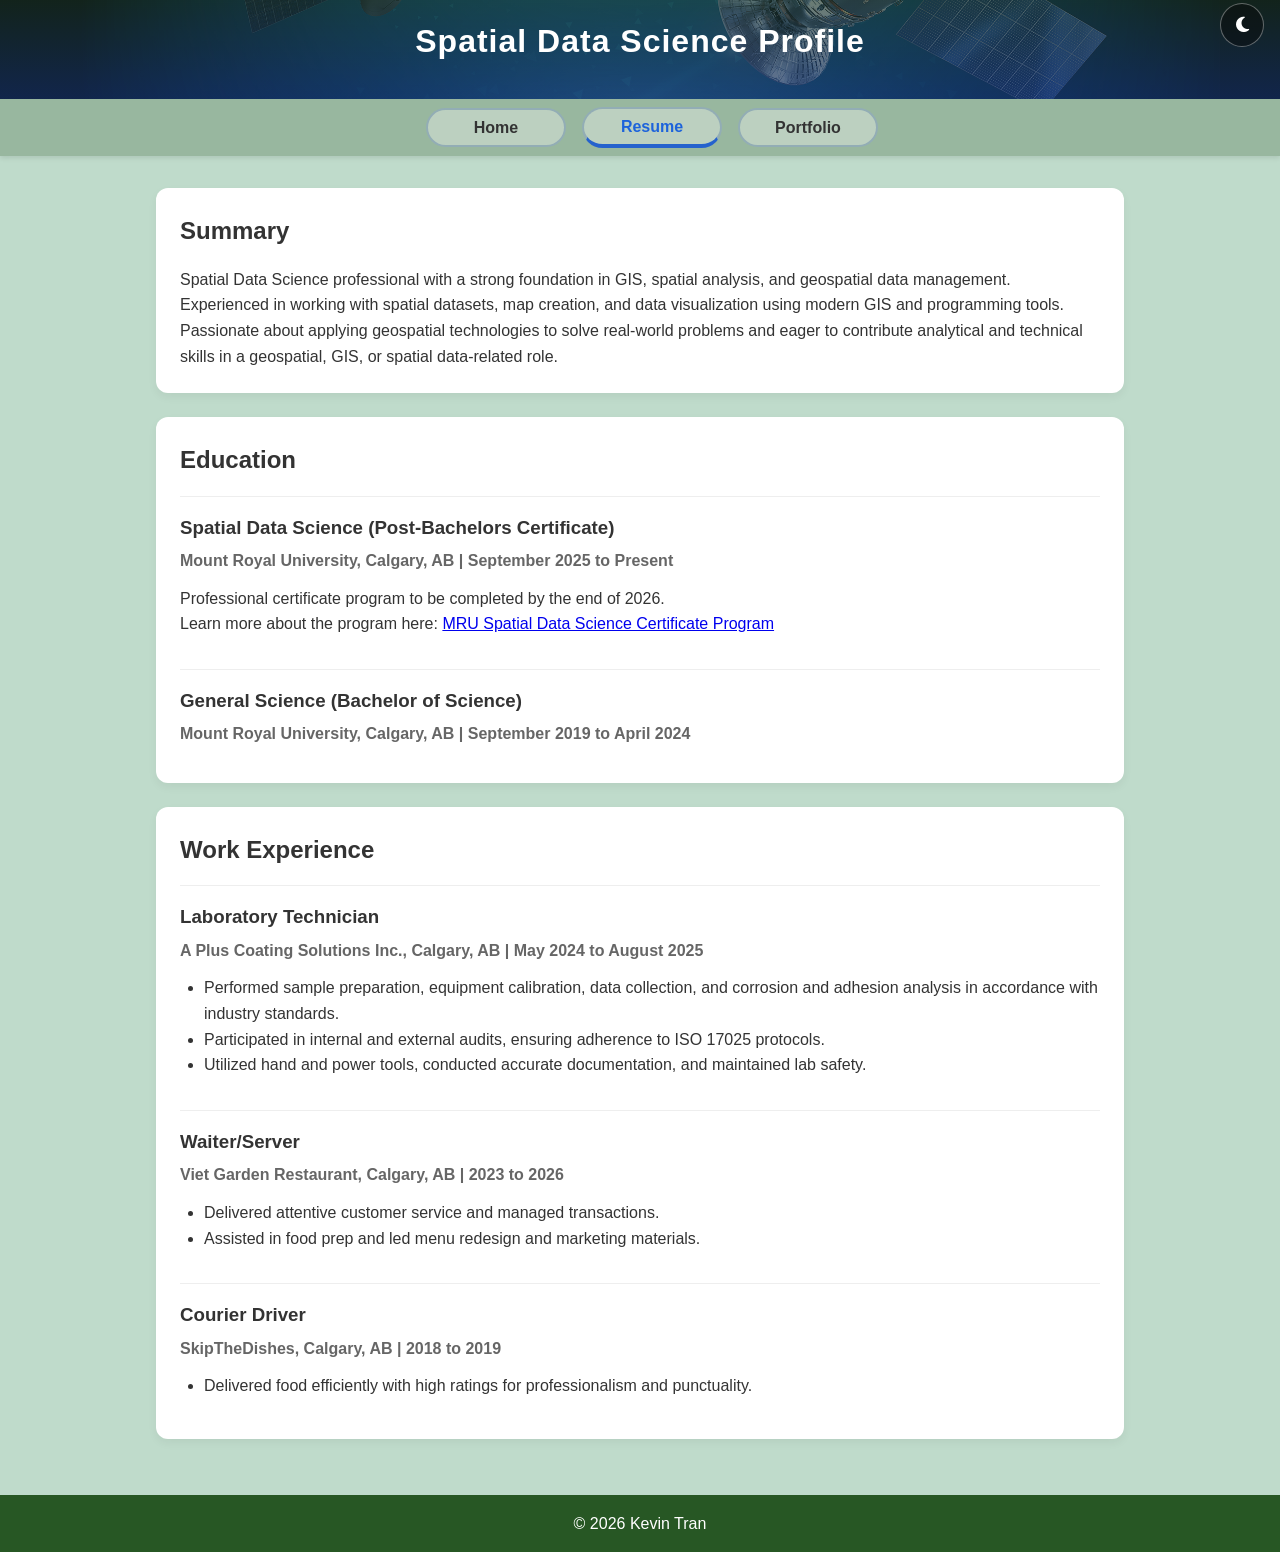
<file: resume.html>
<!DOCTYPE html>
<html lang="en">
<head>
    <meta charset="utf-8">
    <meta name="viewport" content="width=device-width, initial-scale=1.0">
    <meta name="description" content="Resume page for Kevin Tran, including education and work experience in spatial data science and related fields.">
    <title>Resume | Kevin Tran</title>
    <link rel="stylesheet" href="styles.css">
    <link rel="stylesheet" href="https://cdnjs.cloudflare.com/ajax/libs/font-awesome/6.5.0/css/all.min.css">
</head>
<body>
    <header>
        <button id="darkModeToggle" type="button" aria-label="Toggle dark mode">
            <i class="fas fa-moon" aria-hidden="true"></i>
        </button>
        <h1>Spatial Data Science Profile</h1>
    </header>

    <nav>
        <ul>
            <li><a href="index.html">Home</a></li>
            <li><a href="resume.html">Resume</a></li>
            <li><a href="portfolio.html">Portfolio</a></li>
        </ul>
    </nav>

    <main>

        <section>
            <h2>Summary</h2>
            <p>
                Spatial Data Science professional with a strong foundation in GIS, spatial analysis, and geospatial
                data management. Experienced in working with spatial datasets, map creation, and data visualization
                using modern GIS and programming tools. Passionate about applying geospatial technologies to solve real-world problems
                and eager to contribute analytical and technical skills in a geospatial, GIS, or spatial data-related role.
            </p>
        </section>

        <section>
            <h2>Education</h2>

            <article class="resume-item">
                <h3>Spatial Data Science (Post-Bachelors Certificate)</h3>
                <p class="resume-meta">Mount Royal University, Calgary, AB | September 2025 to Present</p>
                <p>Professional certificate program to be completed by the end of 2026.</p>
                <p>
                    Learn more about the program here:
                    <a href="https://www.mtroyal.ca/ProgramsCourses/FacultiesSchoolsCentres/ScienceTechnology/Departments/MathematicsComputing/Majors/Spatial-Data-Science/index.htm" target="_blank" rel="noopener noreferrer">
                        MRU Spatial Data Science Certificate Program
                    </a>
                </p>
            </article>

            <article class="resume-item">
                <h3>General Science (Bachelor of Science)</h3>
                <p class="resume-meta">Mount Royal University, Calgary, AB | September 2019 to April 2024</p>
            </article>
        </section>

        <section>
            <h2>Work Experience</h2>

            <article class="resume-item">
                <h3>Laboratory Technician</h3>
                <p class="resume-meta">A Plus Coating Solutions Inc., Calgary, AB | May 2024 to August 2025</p>
                <ul>
                    <li>Performed sample preparation, equipment calibration, data collection, and corrosion and adhesion analysis in accordance with industry standards.</li>
                    <li>Participated in internal and external audits, ensuring adherence to ISO 17025 protocols.</li>
                    <li>Utilized hand and power tools, conducted accurate documentation, and maintained lab safety.</li>
                </ul>
            </article>

            <article class="resume-item">
                <h3>Waiter/Server</h3>
                <p class="resume-meta">Viet Garden Restaurant, Calgary, AB | 2023 to 2026</p>
                <ul>
                    <li>Delivered attentive customer service and managed transactions.</li>
                    <li>Assisted in food prep and led menu redesign and marketing materials.</li>
                </ul>
            </article>

            <article class="resume-item">
                <h3>Courier Driver</h3>
                <p class="resume-meta">SkipTheDishes, Calgary, AB | 2018 to 2019</p>
                <ul>
                    <li>Delivered food efficiently with high ratings for professionalism and punctuality.</li>
                </ul>
            </article>
        </section>
    </main>

    <footer>
        <p>&copy; 2026 Kevin Tran</p>
    </footer>
    <script src="script.js"></script>
</body>
</html>
</file>
<file: styles.css>
/* Reset */
* {
    margin: 0;
    padding: 0;
    box-sizing: border-box;
}

/* Fonts & base */
body {
    font-family: 'Segoe UI', Tahoma, sans-serif;
    background-color: #bfdbcb;
    color: #333;
    line-height: 1.6;
    opacity: 1;
}

/* Header */
header {
    background:
        linear-gradient(rgba(28, 54, 42, 0.65), rgba(24, 52, 104, 0.72)),
        url("data/remotesensing.png") center/cover no-repeat;
    color: rgb(255, 255, 255);
    padding: 1rem 1rem;
    text-align: center;
    letter-spacing: 1px;
    position: relative;
}

/* Navigation */
nav {
    background: #98b79f;
    box-shadow: 0 2px 5px rgba(0,0,0,0.1);
    padding: 0 1rem;
}

nav ul {
    display: flex;
    justify-content: center;
    align-items: center;
    list-style: none;
}

nav li {
    margin: 0.5rem;
}

nav a {
    text-decoration: none;
    color: #333;
    font-weight: 600;
    padding: 0.3rem 1rem;
    display: inline-flex;
    align-items: center;
    justify-content: center;
    min-width: 140px;
    transition: 0.3s;
    border: 2px solid rgba(42, 82, 152, 0.28);
    border-radius: 999px;
    background: rgba(255, 255, 255, 0.35);
}

nav a:hover,
nav a.active {
    color: #1d63db;
    border-bottom: 4px solid #2562cd;
}

/* Main layout */
main {
    max-width: 1000px;
    margin: 1rem auto;
    padding: 1rem;
}

/* Sections */
section {
    background: white;
    padding: 1.5rem;
    margin-bottom: 1.5rem;
    border-radius: 12px;
    box-shadow: 0 4px 10px rgba(0,0,0,0.05);
}

/* Headings */
h1, h2, h3 {
    margin-bottom: 1rem;
}

/* Lists */
ul, ol {
    margin-left: 1.5rem;
    margin-bottom: 1rem;
}

/* Images */
img {
    max-width: 100%;
    border-radius: 10px;
    margin: 1rem 0;
}

/* Portfolio articles */
article {
    margin-top: 2rem;
    padding-top: 1rem;
    border-top: 1px solid #eee;
}

.resume-item:first-of-type {
    margin-top: 0;
}

.resume-item h3 {
    margin-bottom: 0.35rem;
}

.resume-meta {
    color: #666;
    font-weight: 600;
    margin-bottom: 0.75rem;
}

/* Figure captions */
figcaption {
    font-size: 0.9rem;
    color: #666;
    text-align: left;
    margin-top: 0.5rem;
}

/* Table styling */
table {
    width: 100%;
    border-collapse: collapse;
    margin-top: 1rem;
}

th, td {
    padding: 0.8rem;
    text-align: left;
}

th {
    background-color: #2a5298;
    color: white;
}

tr:nth-child(even) {
    background-color: #f2f2f2;
}

/* Footer */
footer {
    text-align: center;
    padding: 1rem;
    background: #275724;
    color: white;
    margin-top: 1rem;
}

/* Buttons */
button {
    background: #2a5298;
    color: white;
    border: none;
    padding: 0.6rem 1rem;
    border-radius: 6px;
    cursor: pointer;
}

button:hover {
    background: #1e3c72;
}

/* Hero Section */
.hero {
    background: linear-gradient(rgba(106, 220, 113, 0.8), rgba(42,82,152,0.8)),
                url("data/GisPic.jpg") center/cover no-repeat;
    color: white;
    padding: 2rem 1rem;
    text-align: center;
    border-radius: 12px;
    margin-bottom: 1.5rem;
}

.hero h2 {
    font-size: 2rem;
}

.hero p {
    margin: 1rem 0;
    font-size: 1rem;
}

.hero-btn {
    background: white;
    color: #2a5298;
    padding: 0.5rem 1rem;
    border-radius: 25px;
    text-decoration: none;
    font-weight: bold;
    transition: 0.3s;
    display: inline-block;
}

.hero-btn:hover {
    background: #f0f0f0;
}

.icon-list {
    display: grid;
    grid-template-columns: 1fr 1fr;
    gap: 10px 20px;
    list-style: none;
    padding: 0;
    margin-top: 15px;
}

.icon-list li {
    margin-bottom: 0.5rem;
    display: flex;
    align-items: center;
    gap: 10px;
}

.icon-list i {
    color: #2a5298;
    font-size: 1.1rem;
}

/* Dark Mode */
body.dark {
    background-color: #121212;
    color: #e0e0e0;
}

body.dark section,
body.dark .info-box,
body.dark .modal-content {
    background: #1e1e1e;
    color: #e0e0e0;
}

body.dark nav {
    background: #1a1a1a;
}

body.dark footer {
    background: #000;
}

body.dark a {
    color: #90caf9;
}

body.dark .icon-list li i {
    color: #90caf9;
}

body.dark .contact-card {
    background: #232323;
    border-color: #333;
}

body.dark .project-cta {
    color: #90caf9;
}

body.dark .webmap-frame {
    border-color: #2f3a34;
}

/* Dark mode toggle */
#darkModeToggle {
    position: absolute;
    top: 25%;
    right: 1rem;
    transform: translateY(-50%);
    width: 2.75rem;
    height: 2.75rem;
    display: inline-flex;
    align-items: center;
    justify-content: center;
    background: rgba(8, 8, 8, 0.432);
    border: 1px solid rgba(255, 255, 255, 0.35);
    border-radius: 999px;
    font-size: 1.1rem;
    cursor: pointer;
    color: #fff;
}

body.dark #darkModeToggle {
    background: rgba(0, 0, 0, 0.22);
    border-color: rgba(255, 255, 255, 0.2);
}

/* Modal */
.project-card {
    cursor: pointer;
    transition: transform 0.2s ease, box-shadow 0.2s ease;
    height: 100%;
    margin-top: 0;
    padding: 1.1rem;
    border: 1px solid #d9e1dc;
    border-radius: 12px;
    background: #ffffff;
    box-shadow: 0 4px 10px rgba(0,0,0,0.05);
}

.project-link {
    display: block;
    color: inherit;
    text-decoration: none;
}

.project-grid {
    display: grid;
    grid-template-columns: repeat(auto-fit, minmax(280px, 1fr));
    gap: 1.25rem;
}

.project-link:hover .project-card {
    transform: translateY(-4px);
    box-shadow: 0 8px 20px rgba(0,0,0,0.08);
}

.project-card img {
    width: 100%;
    max-width: 100%;
    height: 180px;
    object-fit: cover;
    display: block;
    margin: 0.75rem 0 1rem;
}

.project-cta {
    color: #2a5298;
    font-weight: 700;
    margin-top: 0.75rem;
}

.project-card figure {
    margin: 0;
}

.project-gallery {
    display: grid;
    grid-template-columns: repeat(2, minmax(0, 1fr));
    gap: 1.25rem;
}

.project-gallery figure {
    margin: 0;
}

.project-gallery img {
    width: 100%;
}

.webmap-frame {
    width: 100%;
    height: 520px;
    border-radius: 12px;
    overflow: hidden;
    border: 1px solid #cfd8d1;
}

.map-note {
    margin-top: 0.75rem;
    color: #555;
}

.map-reset-btn {
    background: #ffffff;
    color: #2a5298;
    border: 1px solid #b7c4bc;
    border-radius: 6px;
    padding: 0.45rem 0.75rem;
    font-size: 0.95rem;
    font-weight: 600;
    box-shadow: 0 2px 6px rgba(0,0,0,0.12);
}

.map-reset-btn:hover {
    background: #f4f7f5;
}

.project-details h2 {
    font-size: 1.5rem;
    margin-top: 1.25rem;
    margin-bottom: 0.75rem;
}

.project-details h2:first-child {
    margin-top: 0;
}

.project-details p,
.project-details li {
    font-size: 1rem;
}

.about-container {
    display: flex;
    align-items: center;
    gap: 30px;
}

.about-text {
    flex: 2;
}

.profile-image {
    flex: 1;
    max-width: 280px;
    width: 100%;
    height: auto;
    border-radius: 8px;
}

.info-box {
    background-color: #f9f9f9;
    border: 1px solid #ddd;
    border-radius: 8px;
    padding: 20px;
    margin: 0 0 1.5rem 0;
    box-shadow: 0 4px 8px rgba(0,0,0,0.1);
}

.info-box h3 {
    margin-top: 0;
    color: #333;
}

.contact-container {
    display: flex;
    gap: 40px;
    flex-wrap: wrap;
    margin-top: 20px;
}

.contact-info,
.contact-card {
    flex: 1;
    min-width: 300px;
}

.contact-info ul {
    list-style: none;
    padding: 0;
}

.contact-info li {
    margin-bottom: 15px;
    font-size: 1.1rem;
}

.contact-info p,
.contact-card p {
    margin-bottom: 1rem;
}

.contact-card {
    background: #f3f7f4;
    border: 1px solid #d7e3d8;
    border-radius: 10px;
    padding: 1.25rem;
}

.section-intro {
    margin-bottom: 1rem;
    color: #4b4b4b;
}

/* Responsive */
@media (max-width: 768px) {
    nav ul {
        flex-direction: row;
        flex-wrap: wrap;
        align-items: center;
        justify-content: center;
        gap: 0.5rem;
        padding: 0.75rem 0;
    }

    nav li {
        margin: 0;
    }

    nav a {
        padding: 0.55rem 0.9rem;
        border: 1px solid rgba(42, 82, 152, 0.18);
        border-radius: 999px;
        background: rgba(255, 255, 255, 0.4);
    }

    nav a:hover,
    nav a.active {
        border-bottom: 1px solid rgba(42, 82, 152, 0.18);
        background: rgba(255, 255, 255, 0.8);
    }

    .about-container {
        flex-direction: column;
        align-items: flex-start;
    }

    .contact-info,
    .contact-card {
        min-width: 100%;
    }

    #darkModeToggle {
        top: 1rem;
        right: 1rem;
        transform: none;
    }

    .project-gallery {
        grid-template-columns: 1fr;
    }

    .webmap-frame {
        height: 420px;
    }
}

@media (max-width: 480px) {
    .icon-list {
        grid-template-columns: 1fr;
    }
}
</file>
